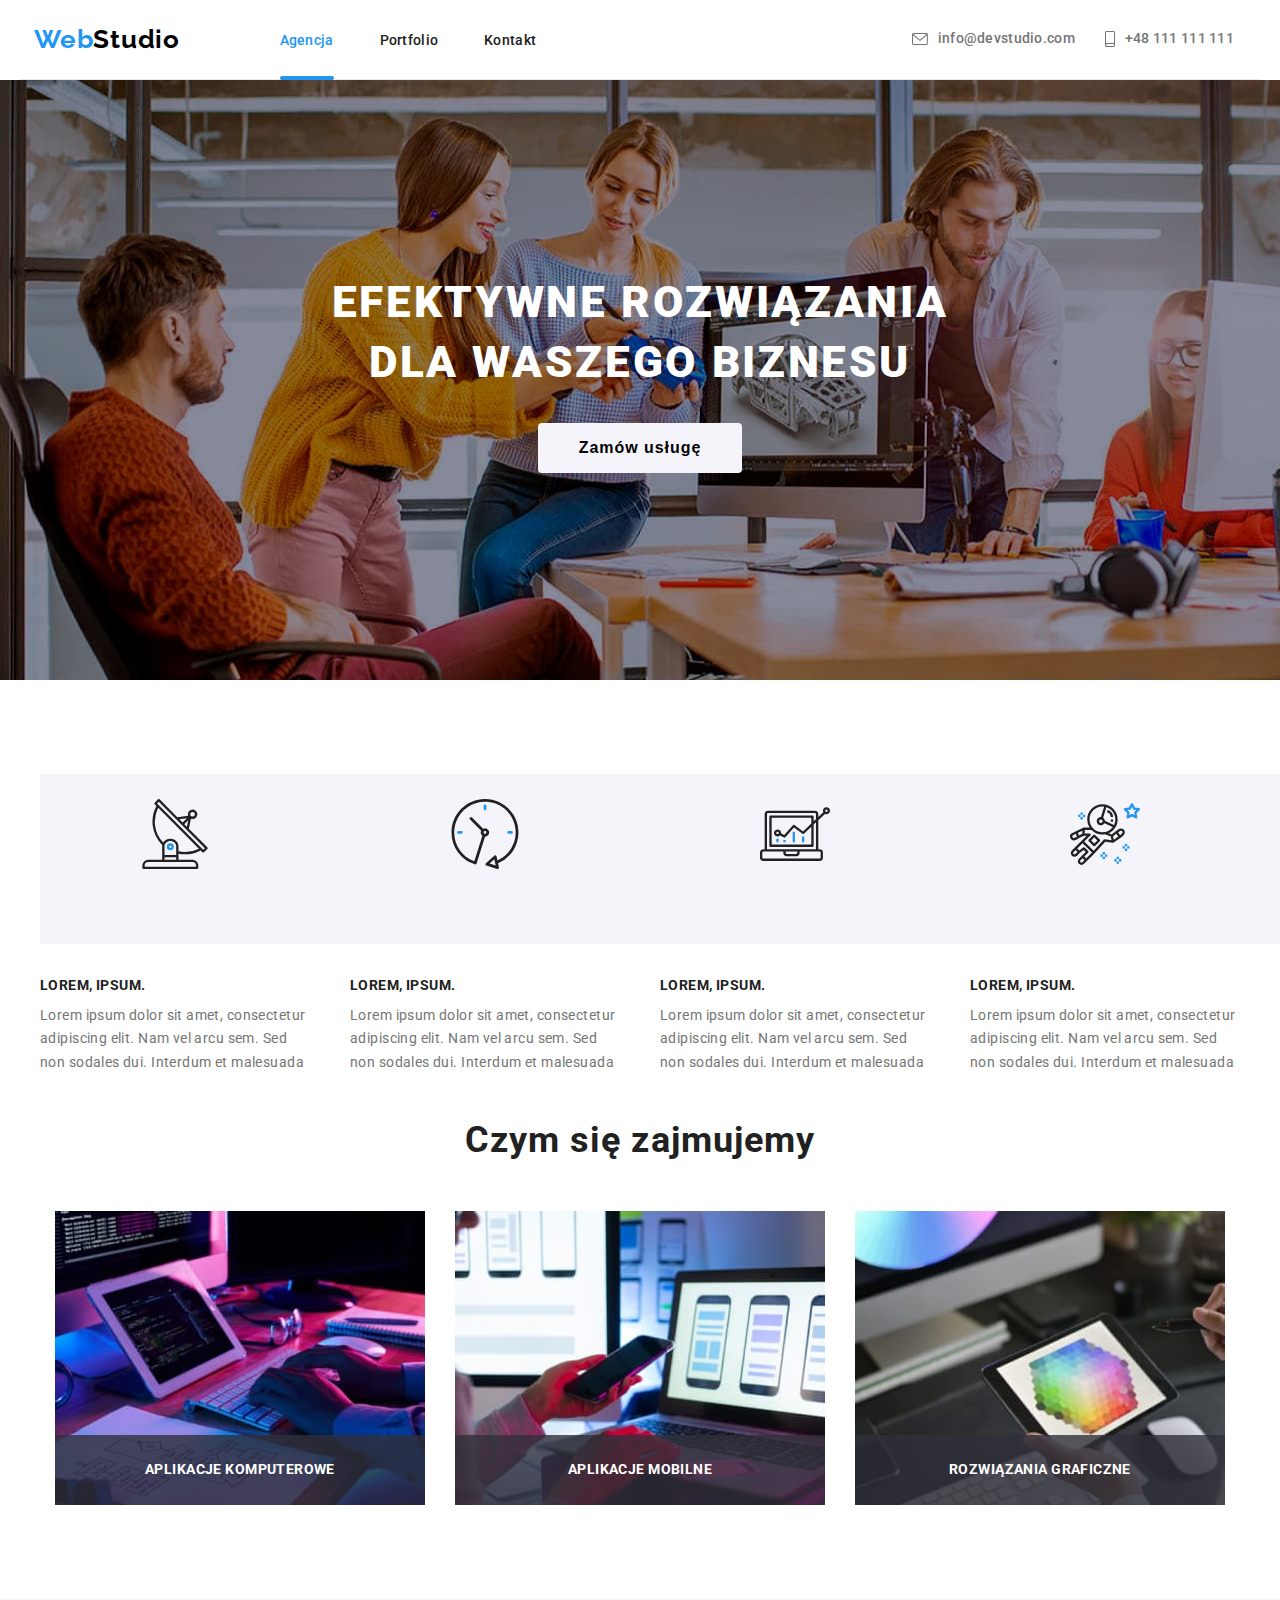
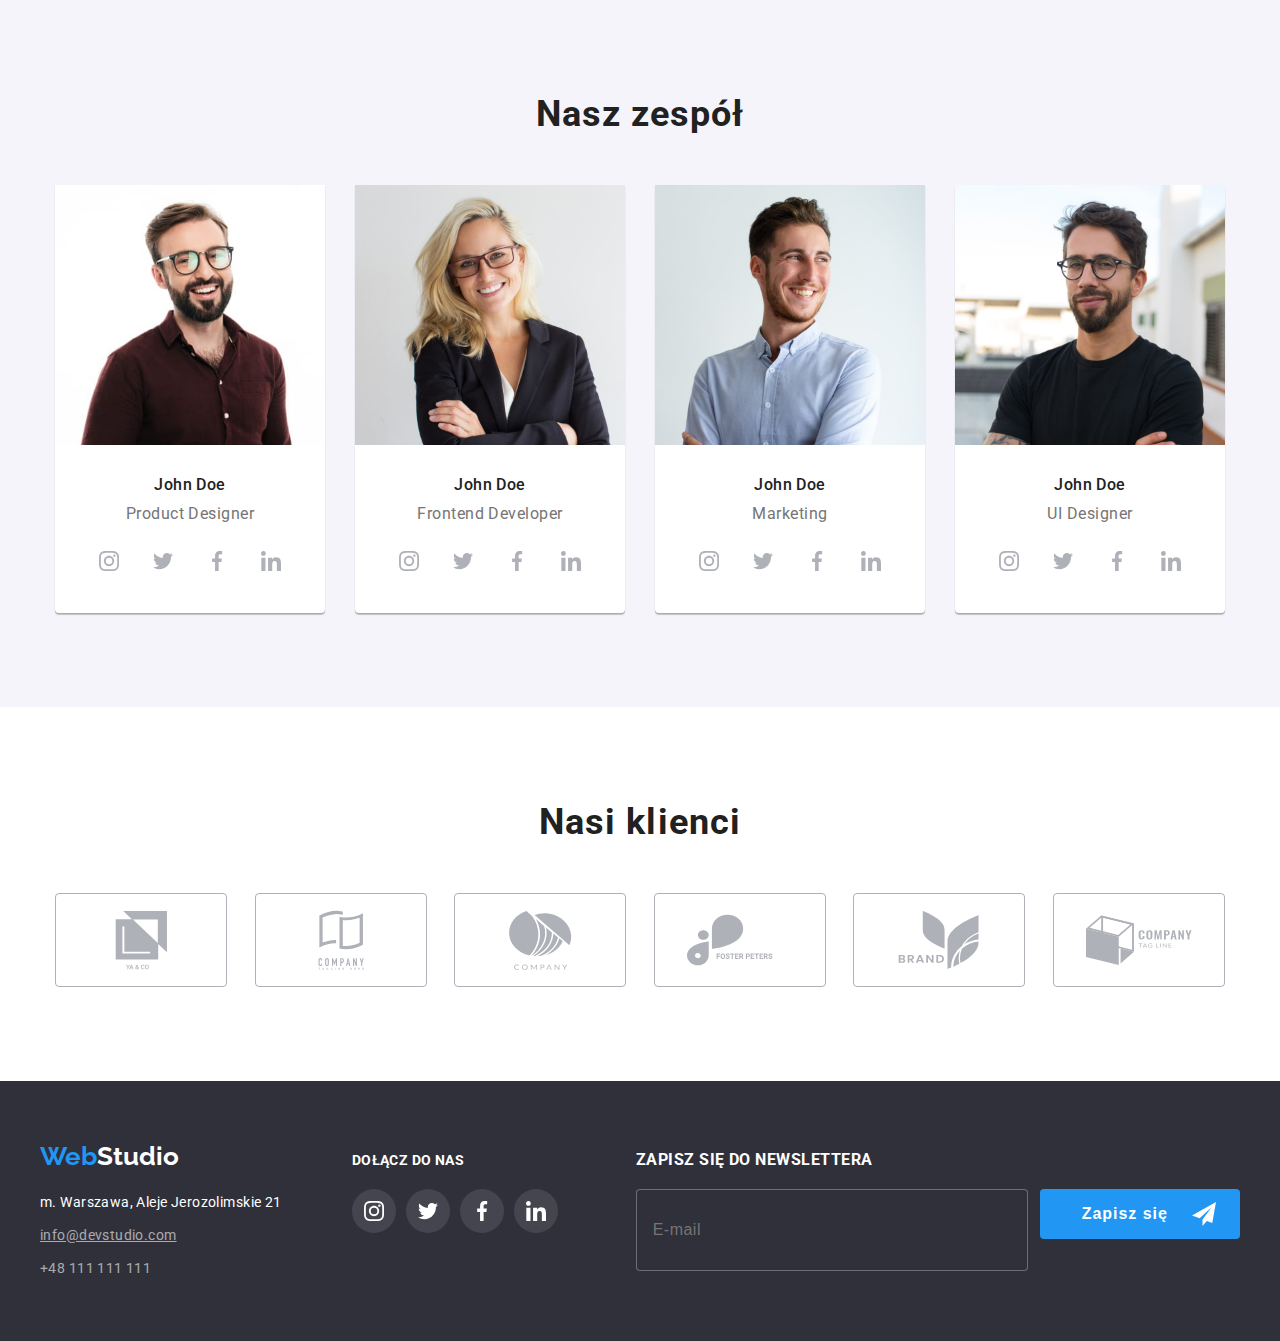
<file: index.html>
<!DOCTYPE html>
<html lang="pl">
  <head>
    <meta charset="UTF-8" />
    <meta http-equiv="X-UA-Compatible" content="IE=edge" />
    <meta name="viewport" content="width=device-width, initial-scale=1.0" />
    <link rel="preconnect" href="https://fonts.googleapis.com" />
    <link rel="preconnect" href="https://fonts.gstatic.com" crossorigin />
    <link
      href="https://fonts.googleapis.com/css2?family=Raleway&family=Roboto:wght@400;500;700;900&display=swap"
      rel="stylesheet"
    />
    <link
      rel="stylesheet"
      href="https://cdnjs.cloudflare.com/ajax/libs/modern-normalize/1.1.0/modern-normalize.min.css"
      integrity="sha512-wpPYUAdjBVSE4KJnH1VR1HeZfpl1ub8YT/NKx4PuQ5NmX2tKuGu6U/JRp5y+Y8XG2tV+wKQpNHVUX03MfMFn9Q=="
      crossorigin="anonymous"
      referrerpolicy="no-referrer"
    />
    <link rel="stylesheet" href="./css/styles.css" type="text/css" />
    <title>Studio</title>
  </head>
  <body>
    <header>
      <div class="link container">
        <div>
          <a class="logo-text-first" href="index.html"
            ><span class="accent">Web</span>Studio</a
          >
        </div>
        <nav>
          <ul class="go-links">
            <li><a class="go-link current" href="/index.html">Agencja</a></li>
            <li><a class="go-link" href="./portfolio.html">Portfolio</a></li>
            <li><a class="go-link" href="kontakt">Kontakt</a></li>
          </ul>
        </nav>
        <div class="contact-links">
          <a class="contact-link" href="mailto:info@devstudio.com">
            <svg class="contact-icon" width="16" height="12">
              <use href="./images/icons.svg#icon-envelope"></use>
            </svg>
            info@devstudio.com
          </a>
          <a class="contact-link" href="tel:+48111111111">
            <svg class="contact-icon" width="10" height="16">
              <use href="./images/icons.svg#icon-smartphone"></use>
            </svg>
            +48 111 111 111</a
          >
        </div>
      </div>
    </header>
    <main>
      <section class="hero">
        <div class="hero-headline container">
          <div class="head-btn">
            <h1 class="headline">
              Efektywne rozwiązania <br />dla waszego biznesu
            </h1>
            <div class="btn">
              <button class="btn-service" type="button" data-modal-open>
                Zamów usługę
              </button>
            </div>
          </div>
        </div>
      </section>
      <section>
        <div class="advantages container">
          <div class="info">
            <svg class="box-icon">
              <use
                href="./images/icons.svg#icon-antenna-1"
                width="70"
                height="70"
              ></use>
            </svg>
            <h4 class="text-title">Lorem, ipsum.</h4>
            <p class="text">
              Lorem ipsum dolor sit amet, consectetur adipiscing elit. Nam vel
              arcu sem. Sed non sodales dui. Interdum et malesuada
            </p>
          </div>
          <div class="info">
            <svg class="box-icon">
              <use
                href="./images/icons.svg#icon-clock-1"
                width="70"
                height="70"
              ></use>
            </svg>
            <h4 class="text-title">Lorem, ipsum.</h4>
            <p class="text">
              Lorem ipsum dolor sit amet, consectetur adipiscing elit. Nam vel
              arcu sem. Sed non sodales dui. Interdum et malesuada
            </p>
          </div>
          <div class="info">
            <svg class="box-icon">
              <use
                href="./images/icons.svg#icon-diagram-1"
                width="70"
                height="70"
              ></use>
            </svg>
            <h4 class="text-title">Lorem, ipsum.</h4>
            <p class="text">
              Lorem ipsum dolor sit amet, consectetur adipiscing elit. Nam vel
              arcu sem. Sed non sodales dui. Interdum et malesuada
            </p>
          </div>
          <div class="info">
            <svg class="box-icon">
              <use
                href="./images/icons.svg#icon-astronaut-1"
                width="70"
                height="70"
              ></use>
            </svg>
            <h4 class="text-title">Lorem, ipsum.</h4>
            <p class="text">
              Lorem ipsum dolor sit amet, consectetur adipiscing elit. Nam vel
              arcu sem. Sed non sodales dui. Interdum et malesuada
            </p>
          </div>
        </div>
      </section>
      <section>
        <div class="area-activity container">
          <h2 class="title">Czym się zajmujemy</h2>
          <div>
            <ul class="img-list">
              <li class="description-img">
                <img
                  src="images/box1.jpg"
                  alt="komputer na biurku"
                  width="370"
                  height="294"
                />
                <p class="label">Aplikacje komputerowe</p>
              </li>
              <li class="description-img">
                <img
                  src="images/box2.jpg"
                  alt="osoba przy komputerze trzyma telefon"
                  width="370"
                  height="294"
                />
                <p class="label">Aplikacje mobilne</p>
              </li>
              <li class="description-img">
                <img
                  src="images/box3.jpg"
                  alt="kolorowe zdjęcie na tablecie"
                  width="370"
                  height="294"
                />
                <p class="label">Rozwiązania graficzne</p>
              </li>
            </ul>
          </div>
        </div>
      </section>
      <section class="section-team">
        <div class="team container">
          <h2 class="title-2">Nasz zespół</h2>
          <div>
            <ul class="img-list">
              <li>
                <div class="card">
                  <img
                    src="images/img.jpg"
                    alt="uśmiechnięty mężczyzna"
                    width="270"
                    height="260"
                  />
                  <p class="surname">John Doe</p>
                  <p class="profession">Product Designer</p>
                  <ul class="icon-social">
                    <li>
                      <a href="#" class="social-link">
                        <svg width="20" height="20" class="social-icon">
                          <use href="./images/icons.svg#icon-instagram-2"></use>
                        </svg>
                      </a>
                    </li>
                    <li>
                      <a href="#" class="social-link">
                        <svg width="20" height="20" class="social-icon">
                          <use href="./images/icons.svg#icon-twitter-1"></use>
                        </svg>
                      </a>
                    </li>
                    <li>
                      <a href="#" class="social-link">
                        <svg width="20" height="20" class="social-icon">
                          <use href="./images/icons.svg#icon-facebook-1"></use>
                        </svg>
                      </a>
                    </li>
                    <li>
                      <a href="#" class="social-link">
                        <svg width="20" height="20" class="social-icon">
                          <use href="./images/icons.svg#icon-linkedin-1"></use>
                        </svg>
                      </a>
                    </li>
                  </ul>
                </div>
              </li>
              <li>
                <div class="card">
                  <img
                    src="images/img1.jpg"
                    alt="uśmiechnięta kobieta"
                    width="270"
                    height="260"
                  />
                  <p class="surname">John Doe</p>
                  <p class="profession">Frontend Developer</p>
                  <ul class="icon-social">
                    <li>
                      <a href="#" class="social-link">
                        <svg width="20" height="20" class="social-icon">
                          <use href="./images/icons.svg#icon-instagram-2"></use>
                        </svg>
                      </a>
                    </li>
                    <li>
                      <a href="#" class="social-link">
                        <svg width="20" height="20" class="social-icon">
                          <use href="./images/icons.svg#icon-twitter-1"></use>
                        </svg>
                      </a>
                    </li>
                    <li>
                      <a href="#" class="social-link">
                        <svg width="20" height="20" class="social-icon">
                          <use href="./images/icons.svg#icon-facebook-1"></use>
                        </svg>
                      </a>
                    </li>
                    <li>
                      <a href="#" class="social-link">
                        <svg width="20" height="20" class="social-icon">
                          <use href="./images/icons.svg#icon-linkedin-1"></use>
                        </svg>
                      </a>
                    </li>
                  </ul>
                </div>
              </li>
              <li>
                <div class="card">
                  <img
                    src="images/img2.jpg"
                    alt="uśmiechnięty mężczyzna"
                    width="270"
                    height="260"
                  />
                  <p class="surname">John Doe</p>
                  <p class="profession">Marketing</p>
                  <ul class="icon-social">
                    <li>
                      <a href="#" class="social-link">
                        <svg width="20" height="20" class="social-icon">
                          <use href="./images/icons.svg#icon-instagram-2"></use>
                        </svg>
                      </a>
                    </li>
                    <li>
                      <a href="#" class="social-link">
                        <svg width="20" height="20" class="social-icon">
                          <use href="./images/icons.svg#icon-twitter-1"></use>
                        </svg>
                      </a>
                    </li>
                    <li>
                      <a href="#" class="social-link">
                        <svg width="20" height="20" class="social-icon">
                          <use href="./images/icons.svg#icon-facebook-1"></use>
                        </svg>
                      </a>
                    </li>
                    <li>
                      <a href="#" class="social-link">
                        <svg width="20" height="20" class="social-icon">
                          <use href="./images/icons.svg#icon-linkedin-1"></use>
                        </svg>
                      </a>
                    </li>
                  </ul>
                </div>
              </li>
              <li>
                <div class="card">
                  <img
                    src="images/img3.jpg"
                    alt="uśmiechnięty mężczyzna"
                    width="270"
                    height="260"
                  />
                  <p class="surname">John Doe</p>
                  <p class="profession">UI Designer</p>
                  <ul class="icon-social">
                    <li>
                      <a href="#" class="social-link">
                        <svg width="20" height="20" class="social-icon">
                          <use href="./images/icons.svg#icon-instagram-2"></use>
                        </svg>
                      </a>
                    </li>
                    <li>
                      <a href="#" class="social-link">
                        <svg width="20" height="20" class="social-icon">
                          <use href="./images/icons.svg#icon-twitter-1"></use>
                        </svg>
                      </a>
                    </li>
                    <li>
                      <a href="#" class="social-link">
                        <svg width="20" height="20" class="social-icon">
                          <use href="./images/icons.svg#icon-facebook-1"></use>
                        </svg>
                      </a>
                    </li>
                    <li>
                      <a href="#" class="social-link">
                        <svg width="20" height="20" class="social-icon">
                          <use href="./images/icons.svg#icon-linkedin-1"></use>
                        </svg>
                      </a>
                    </li>
                  </ul>
                </div>
              </li>
            </ul>
          </div>
        </div>
      </section>
      <section>
        <div class="container">
          <h2 class="title-client">Nasi klienci</h2>
          <ul class="client-list">
            <li class="icon-client">
              <a href="#" class="link-client">
                <svg width="106" height="60" class="icon-logo">
                  <use href="./images/icons.svg#icon-group"></use>
                </svg>
              </a>
            </li>
            <li class="icon-client">
              <a href="#" class="link-client">
                <svg width="106" height="60" class="icon-logo">
                  <use href="./images/icons.svg#icon-group-1"></use>
                </svg>
              </a>
            </li>
            <li class="icon-client">
              <a href="#" class="link-client">
                <svg width="106" height="60" class="icon-logo">
                  <use href="./images/icons.svg#icon-group-2"></use>
                </svg>
              </a>
            </li>
            <li class="icon-client">
              <a href="#" class="link-client">
                <svg width="106" height="60" class="icon-logo">
                  <use href="./images/icons.svg#icon-group-3"></use>
                </svg>
              </a>
            </li>
            <li class="icon-client">
              <a href="#" class="link-client">
                <svg width="106" height="60" class="icon-logo">
                  <use href="./images/icons.svg#icon-group-4"></use>
                </svg>
              </a>
            </li>
            <li class="icon-client">
              <a href="#" class="link-client">
                <svg width="106" height="60" class="icon-logo">
                  <use href="./images/icons.svg#icon-group-5"></use>
                </svg>
              </a>
            </li>
          </ul>
        </div>
      </section>
    </main>
    <footer class="foot-contain">
      <div class="foot-link container">
        <div>
          <a class="logo-text-bottom" href="index.html"
            ><span class="accent">Web</span>Studio</a
          >
          <address>
            <ul>
              <li class="link-contact">
                <a
                  class="contact-link-map"
                  href="https://goo.gl/maps/Ce6FS1gqBkde4C7V9"
                  rel="nofollow"
                  target="_blank"
                  >m. Warszawa, Aleje Jerozolimskie 21</a
                >
              </li>
              <li class="email-contact">
                <a class="contact-email" href="info@devstudio.com"
                  >info@devstudio.com</a
                >
              </li>
              <li>
                <a class="contact-nr" href="tel:48111111111">+48 111 111 111</a>
              </li>
            </ul>
          </address>
        </div>
        <div class="icon-social-footer">
          <p class="title-icon-footer">Dołącz do nas</p>
          <ul class="list-icon-footer">
            <li class="box-icon-foot">
              <a href="#" class="social-link-footer"
                ><svg width="20" height="20" class="foot-icon">
                  <use href="./images/icons.svg#icon-instagram-2"></use>
                </svg>
              </a>
            </li>
            <li class="box-icon-foot">
              <a href="#" class="social-link-footer"
                ><svg width="20" height="20" class="foot-icon">
                  <use href="./images/icons.svg#icon-twitter-1"></use>
                </svg>
              </a>
            </li>
            <li class="box-icon-foot">
              <a href="#" class="social-link-footer"
                ><svg width="20" height="20" class="foot-icon">
                  <use href="./images/icons.svg#icon-facebook-1"></use>
                </svg>
              </a>
            </li>
            <li class="box-icon-foot">
              <a href="#" class="social-link-footer"
                ><svg width="20" height="20" class="foot-icon">
                  <use href="./images/icons.svg#icon-linkedin-1"></use>
                </svg>
              </a>
            </li>
          </ul>
        </div>
        <div class="form">
          <form>
            <label>
              <p class="form-foot-text">Zapisz się do newslettera</p>
              <div class="form-footer">
                <input
                  type="email"
                  name="join-to-newsletter"
                  placeholder="E-mail"
                  class="email-form-footer"
                />
                <button class="btn-form-foot" type="submit">
                  Zapisz się<svg
                    width="24"
                    height="24"
                    class="icon-form-footer"
                  >
                    <use href="./images/icons.svg#icon-icon-send"></use>
                  </svg>
                </button>
              </div>
            </label>
          </form>
        </div>
      </div>
    </footer>
    <div class="backdrop is-hidden" data-modal>
      <div class="modal">
        <button type="button" class="close-btn" data-modal-close>
          <svg width="18" height="18">
            <use href="./images/icons.svg#icon-close-button"></use>
          </svg>
        </button>

        <form name="signup_form" autocomplete="on" novalidate>
          <p class="modal-title">Zostaw swoje dane w formularzu poniżej</p>
          <label class="mod-label">
            <p class="label-name">Imie</p>
            <div class="input-wrapper">
              <input class="input-box" type="text" name="username" />
              <svg width="18" height="18" class="icon-input">
                <use href="./images/icons.svg#icon-person-black"></use>
              </svg>
            </div>
          </label>
          <label class="mod-label">
            <p class="label-name">Telefon</p>
            <div class="input-wrapper">
              <input class="input-box" type="tel" name="phone" />
              <svg width="18" height="18" class="icon-input">
                <use href="./images/icons.svg#icon-phone-black"></use>
              </svg>
            </div>
          </label>
          <label class="mod-label">
            <p class="label-name">Email</p>
            <div class="input-wrapper">
              <input class="input-box" type="email" name="email" />
              <svg width="18" height="18" class="icon-input">
                <use href="./images/icons.svg#icon-email-black"></use>
              </svg>
            </div>
          </label>
          <label class="mod-label">
            <p class="label-name">Komentarz</p>
            <textarea
              name="feedback"
              rows="5"
              placeholder="Wprowadź tekst"
              class="text-textarea"
            ></textarea>
          </label>
          <div class="form_rules">
            <input class="checkbox_hide" type="checkbox" id="myCheckbox" />
            <label class="check_box" for="myCheckbox"> </label>
            <p class="rules_form">
              Oświadczam iż akceptuję
              <a href="#" class="link_modal">Regulamin</a> i
              <a href="#" class="link_modal">Politykę Prywatności.</a>
            </p>
          </div>
          <button class="btn_form" type="submit">Wyślij</button>
        </form>
      </div>
    </div>
    <script src="./js/modal.js"></script>
  </body>
</html>
</file>
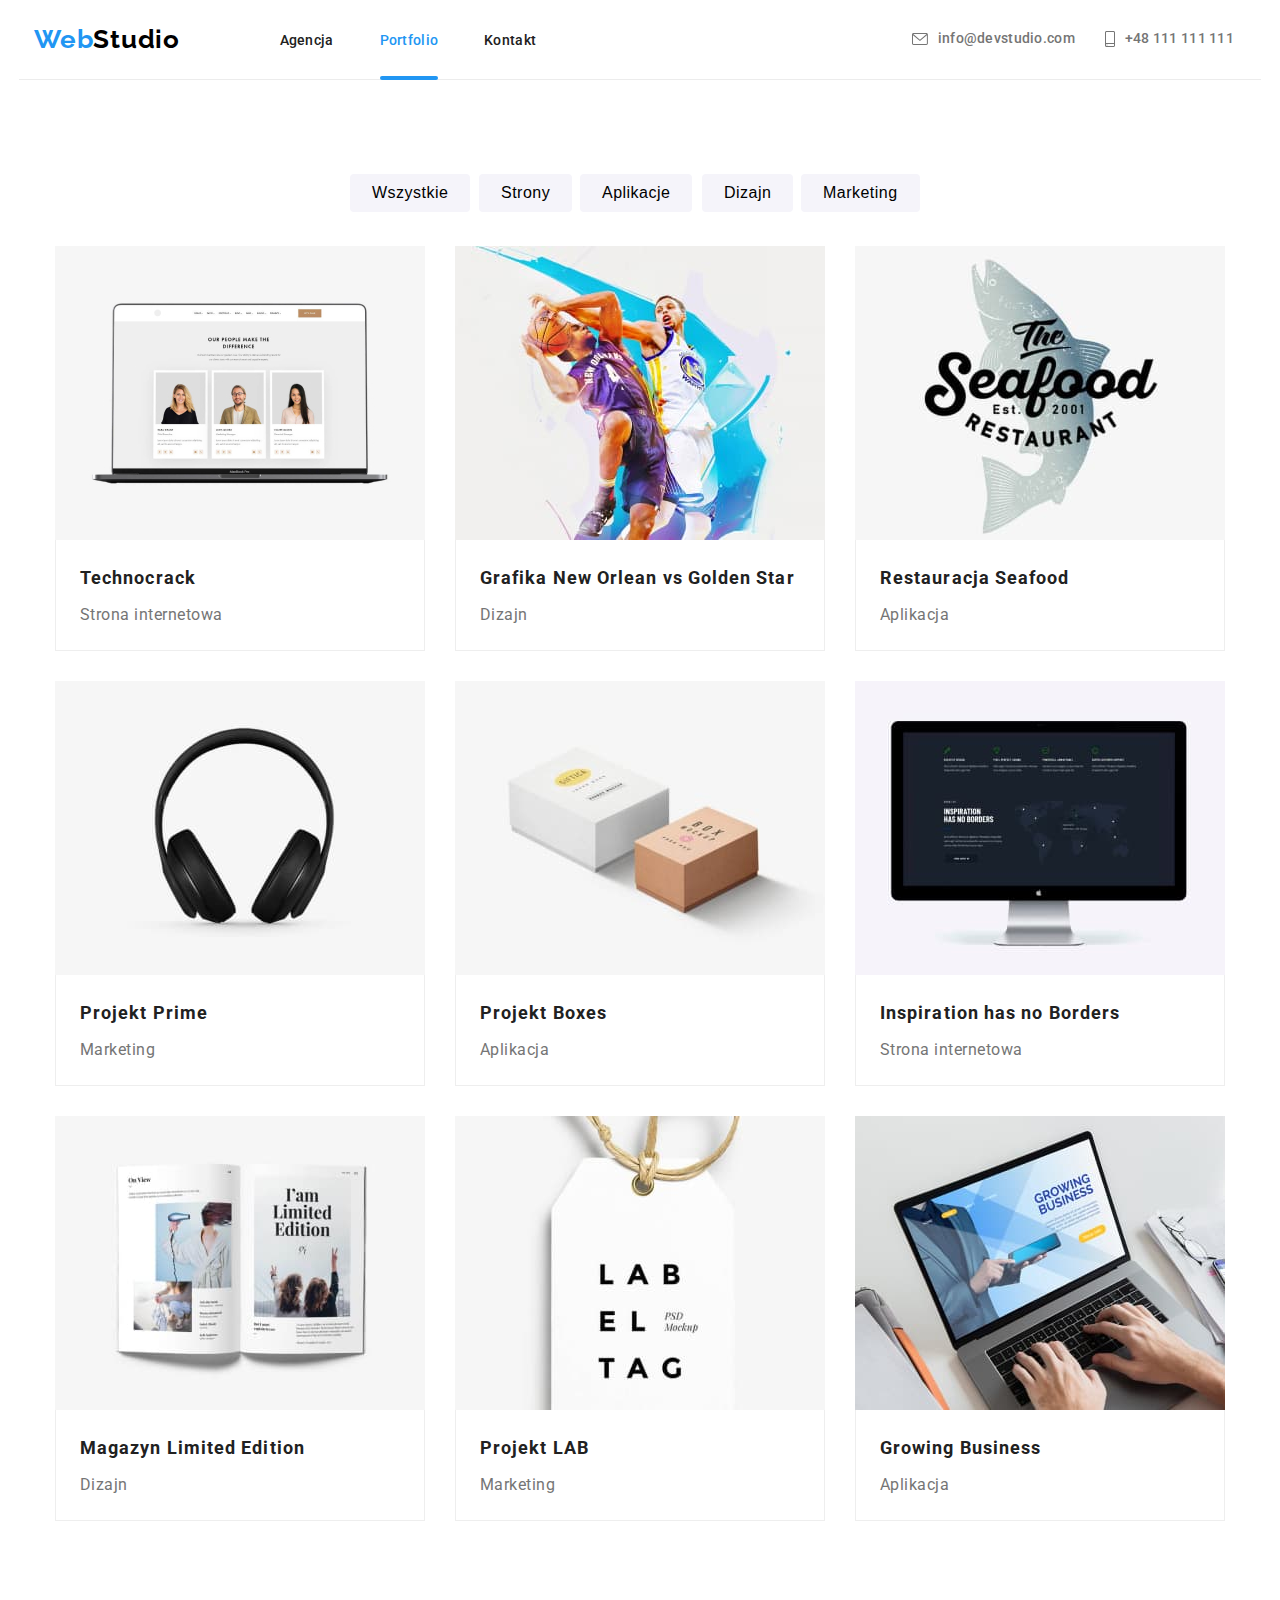
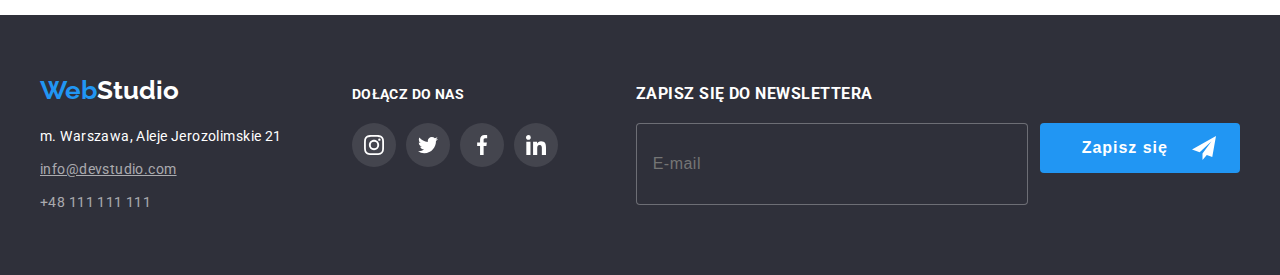
<file: portfolio.html>
<!DOCTYPE html>
<html lang="pl">
  <head>
    <meta charset="UTF-8" />
    <meta http-equiv="X-UA-Compatible" content="IE=edge" />
    <meta name="viewport" content="width=device-width, initial-scale=1.0" />
    <link rel="preconnect" href="https://fonts.googleapis.com" />
    <link rel="preconnect" href="https://fonts.gstatic.com" crossorigin />
    <link
      href="https://fonts.googleapis.com/css2?family=Raleway&family=Roboto:wght@400;500;700;900&display=swap"
      rel="stylesheet"
    />
    <link
      rel="stylesheet"
      href="https://cdnjs.cloudflare.com/ajax/libs/modern-normalize/1.1.0/modern-normalize.min.css"
      integrity="sha512-wpPYUAdjBVSE4KJnH1VR1HeZfpl1ub8YT/NKx4PuQ5NmX2tKuGu6U/JRp5y+Y8XG2tV+wKQpNHVUX03MfMFn9Q=="
      crossorigin="anonymous"
      referrerpolicy="no-referrer"
    />

    <link rel="stylesheet" href="./css/styles.css" type="text/css" />
    <title>Portfolio</title>
  </head>
  <body>
    <header>
      <div class="link container">
        <div>
          <a class="logo-text-first" href="index.html"
            ><span class="accent">Web</span>Studio</a
          >
        </div>
        <nav>
          <ul class="go-links">
            <li><a class="go-link" href="index.html">Agencja</a></li>
            <li>
              <a class="go-link current" href="./portfolio.html">Portfolio</a>
            </li>
            <li><a class="go-link" href="kontakt">Kontakt</a></li>
          </ul>
        </nav>
        <div class="contact-links">
          <a class="contact-link" href="mailto:info@devstudio.com">
            <svg class="contact-icon" width="16" height="12">
              <use href="./images/icons.svg#icon-envelope"></use>
            </svg>
            info@devstudio.com
          </a>
          <a class="contact-link" href="tel:+48111111111">
            <svg class="contact-icon" width="10" height="16">
              <use href="./images/icons.svg#icon-smartphone"></use>
            </svg>
            +48 111 111 111</a
          >
        </div>
      </div>
    </header>

    <main>
      <div class="projects container">
        <div>
          <ul class="switch-elements">
            <li>
              <button class="switch-element" type="button">Wszystkie</button>
            </li>
            <li>
              <button class="switch-element" type="button">Strony</button>
            </li>
            <li>
              <button class="switch-element" type="button">Aplikacje</button>
            </li>
            <li>
              <button class="switch-element" type="button">Dizajn</button>
            </li>
            <li>
              <button class="switch-element" type="button">Marketing</button>
            </li>
          </ul>
        </div>

        <div>
          <ul class="card-set">
            <li>
              <div class="card-img">
                <img src="images/hw2/img.jpg" alt="" width="370" height="294" />
                <p class="overlay">
                  Technocrack jest popularną platformą wykorzystywaną do
                  rozpowszechniania koronawirusa. Firmy wykorzystują tę
                  platformę do celów szpiegowskich i ataków na niezabezpieczone
                  serwery konkurencji
                </p>
              </div>
              <div class="bottom-card">
                <p class="name-project">Technocrack</p>
                <p class="type-of-project">Strona internetowa</p>
              </div>
            </li>
            <li>
              <div class="card-img">
                <img
                  src="images/hw2/img1.jpg"
                  alt=""
                  width="370"
                  height="294"
                />
                <p class="overlay">
                  Technocrack jest popularną platformą wykorzystywaną do
                  rozpowszechniania koronawirusa. Firmy wykorzystują tę
                  platformę do celów szpiegowskich i ataków na niezabezpieczone
                  serwery konkurencji
                </p>
              </div>
              <div class="bottom-card">
                <p class="name-project">Grafika New Orlean vs Golden Star</p>
                <p class="type-of-project">Dizajn</p>
              </div>
            </li>
            <li>
              <div class="card-img">
                <img
                  src="images/hw2/img2.jpg"
                  alt=""
                  width="370"
                  height="294"
                />
                <p class="overlay">
                  Technocrack jest popularną platformą wykorzystywaną do
                  rozpowszechniania koronawirusa. Firmy wykorzystują tę
                  platformę do celów szpiegowskich i ataków na niezabezpieczone
                  serwery konkurencji
                </p>
              </div>
              <div class="bottom-card">
                <p class="name-project">Restauracja Seafood</p>
                <p class="type-of-project">Aplikacja</p>
              </div>
            </li>
            <li>
              <div class="card-img">
                <img
                  src="images/hw2/img3.jpg"
                  alt=""
                  width="370"
                  height="294"
                />
                <p class="overlay">
                  Technocrack jest popularną platformą wykorzystywaną do
                  rozpowszechniania koronawirusa. Firmy wykorzystują tę
                  platformę do celów szpiegowskich i ataków na niezabezpieczone
                  serwery konkurencji
                </p>
              </div>
              <div class="bottom-card">
                <p class="name-project">Projekt Prime</p>
                <p class="type-of-project">Marketing</p>
              </div>
            </li>
            <li>
              <div class="card-img">
                <img
                  src="images/hw2/img4.jpg"
                  alt=""
                  width="370"
                  height="294"
                />
                <p class="overlay">
                  Technocrack jest popularną platformą wykorzystywaną do
                  rozpowszechniania koronawirusa. Firmy wykorzystują tę
                  platformę do celów szpiegowskich i ataków na niezabezpieczone
                  serwery konkurencji
                </p>
              </div>
              <div class="bottom-card">
                <p class="name-project">Projekt Boxes</p>
                <p class="type-of-project">Aplikacja</p>
              </div>
            </li>
            <li>
              <div class="card-img">
                <img
                  src="images/hw2/img5.jpg"
                  alt=""
                  width="370"
                  height="294"
                />
                <p class="overlay">
                  Technocrack jest popularną platformą wykorzystywaną do
                  rozpowszechniania koronawirusa. Firmy wykorzystują tę
                  platformę do celów szpiegowskich i ataków na niezabezpieczone
                  serwery konkurencji
                </p>
              </div>
              <div class="bottom-card">
                <p class="name-project">Inspiration has no Borders</p>
                <p class="type-of-project">Strona internetowa</p>
              </div>
            </li>
            <li>
              <div class="card-img">
                <img
                  src="images/hw2/img6.jpg"
                  alt=""
                  width="370"
                  height="294"
                />
                <p class="overlay">
                  Technocrack jest popularną platformą wykorzystywaną do
                  rozpowszechniania koronawirusa. Firmy wykorzystują tę
                  platformę do celów szpiegowskich i ataków na niezabezpieczone
                  serwery konkurencji
                </p>
              </div>
              <div class="bottom-card">
                <p class="name-project">Magazyn Limited Edition</p>
                <p class="type-of-project">Dizajn</p>
              </div>
            </li>
            <li>
              <div class="card-img">
                <img
                  src="images/hw2/img7.jpg"
                  alt=""
                  width="370"
                  height="294"
                />
                <p class="overlay">
                  Technocrack jest popularną platformą wykorzystywaną do
                  rozpowszechniania koronawirusa. Firmy wykorzystują tę
                  platformę do celów szpiegowskich i ataków na niezabezpieczone
                  serwery konkurencji
                </p>
              </div>
              <div class="bottom-card">
                <p class="name-project">Projekt LAB</p>
                <p class="type-of-project">Marketing</p>
              </div>
            </li>
            <li>
              <div class="card-img">
                <img
                  src="images/hw2/img8.jpg"
                  alt=""
                  width="370"
                  height="294"
                />
                <p class="overlay">
                  Technocrack jest popularną platformą wykorzystywaną do
                  rozpowszechniania koronawirusa. Firmy wykorzystują tę
                  platformę do celów szpiegowskich i ataków na niezabezpieczone
                  serwery konkurencji
                </p>
              </div>
              <div class="bottom-card">
                <p class="name-project">Growing Business</p>
                <p class="type-of-project">Aplikacja</p>
              </div>
            </li>
          </ul>
        </div>
      </div>
    </main>
    <footer class="foot-contain">
      <div class="foot-link container">
        <div>
          <a class="logo-text-bottom" href="index.html"
            ><span class="accent">Web</span>Studio</a
          >
          <address>
            <ul>
              <li class="link-contact">
                <a
                  class="contact-link-map"
                  href="https://goo.gl/maps/Ce6FS1gqBkde4C7V9"
                  rel="nofollow"
                  target="_blank"
                  >m. Warszawa, Aleje Jerozolimskie 21</a
                >
              </li>
              <li class="email-contact">
                <a class="contact-email" href="info@devstudio.com"
                  >info@devstudio.com</a
                >
              </li>
              <li>
                <a class="contact-nr" href="tel:48111111111">+48 111 111 111</a>
              </li>
            </ul>
          </address>
        </div>
        <div class="icon-social-footer">
          <p class="title-icon-footer">Dołącz do nas</p>
          <ul class="list-icon-footer">
            <li class="box-icon-foot">
              <a href="#" class="social-link-footer"
                ><svg width="20" height="20" class="foot-icon">
                  <use href="./images/icons.svg#icon-instagram-2"></use>
                </svg>
              </a>
            </li>
            <li class="box-icon-foot">
              <a href="#" class="social-link-footer"
                ><svg width="20" height="20" class="foot-icon">
                  <use href="./images/icons.svg#icon-twitter-1"></use>
                </svg>
              </a>
            </li>
            <li class="box-icon-foot">
              <a href="#" class="social-link-footer"
                ><svg width="20" height="20" class="foot-icon">
                  <use href="./images/icons.svg#icon-facebook-1"></use>
                </svg>
              </a>
            </li>
            <li class="box-icon-foot">
              <a href="#" class="social-link-footer"
                ><svg width="20" height="20" class="foot-icon">
                  <use href="./images/icons.svg#icon-linkedin-1"></use>
                </svg>
              </a>
            </li>
          </ul>
        </div>
        <div class="form">
          <form>
            <label>
              <p class="form-foot-text">Zapisz się do newslettera</p>
              <div class="form-footer">
                <input
                  type="email"
                  name="join-to-newsletter"
                  placeholder="E-mail"
                  class="email-form-footer"
                />
                <button class="btn-form-foot" type="submit">
                  Zapisz się<svg
                    width="24"
                    height="24"
                    class="icon-form-footer"
                  >
                    <use href="./images/icons.svg#icon-icon-send"></use>
                  </svg>
                </button>
              </div>
            </label>
          </form>
        </div>
      </div>
    </footer>
  </body>
</html>
</file>
<file: css/styles.css>
* {
  margin: 0;
  padding: 0;
}
body {
  font-family: "Roboto", sans-serif;
  color: #212121;
}
.container {
  width: 1200px;
  margin: 0 auto;
}
a {
  text-decoration: none;
}
:root {
  --background-color: #2f303a;
  --color-text: #757575;
  --Selection-color: #2196f3;
  --cubic-bezier: cubic-bezier(0.4, 0, 0.2, 1);
  --text-color-form: rgba(255, 255, 255, 0.6);
  --border-input: rgba(33, 33, 33, 0.2);
  --text-button: #ffffff;
}

/* ######### ######## ###### header ###### ######## ######### */
.link {
  display: flex;
  justify-content: space-between;
  align-items: center;
  border-bottom: 1px solid #ececec;
  padding: 24px 27px 24px 15px;
}
.go-links {
  display: flex;
  list-style: none;
  padding: 0;
  margin-top: 0;
  margin-bottom: 0;
}

.go-links li:last-child {
  margin-left: 46px;
}
.go-links li:nth-child(2) {
  margin-left: 46px;
}

.contact-links {
  display: flex;
}
.contact-link:last-child {
  margin-left: 30px;
}
.contact-link:first-child {
  margin-left: 276px;
}

.logo-text-first {
  font-family: "Raleway";
  color: #000000;
  font-weight: 700;
  font-size: 26px;
  line-height: 1.19;
  letter-spacing: 0.03em;
  width: 145px;
}

.accent {
  color: var(--Selection-color);
}
.go-link {
  font-size: 14px;
  font-weight: 500;
  line-height: 1.14;
  letter-spacing: 0.02em;
  color: #212121;
  padding: 32px 0;
  transition: color 250ms var(--cubic-bezier);
}
.go-link:hover,
.go-link:focus {
  color: var(--Selection-color);
}

.contact-link {
  color: var(--color-text);
  font-weight: 500;
  font-size: 14px;
  line-height: 1.14;
  letter-spacing: 0.02em;
}

.contact-links {
  display: flex;
  align-items: center;
}
.contact-link {
  display: flex;
  align-items: center;
  justify-content: center;
  transition: color 250ms var(--cubic-bezier);
}

.contact-link:hover,
.contact-link:focus {
  color: var(--Selection-color);
}
.contact-link:hover .contact-icon,
.contact-link:focus .contact-icon {
  fill: var(--Selection-color);
}
.contact-icon {
  margin-right: 10px;
  fill: #757575;
  transition: fill 250ms var(--cubic-bezier);
}
/* pages current*/
.current {
  position: relative;
  color: var(--Selection-color);
}
.current::after {
  position: absolute;
  display: block;
  content: "";
  border-radius: 2px;
  background: var(--Selection-color);

  width: 100%;
  height: 4px;
  bottom: 0;
}
/* ^^^^^^^^^^^^^^^^^^^^^ header ^^^^^^^^^^^^^^^^^^^^^*/

/* ######### ######## ###### main ###### ######## ######### */
.hero {
  max-width: 1600px;
  margin: 0 auto;
  background-image: url("../images/img10.jpg");
  background-size: cover;
  background-color: var(--background-color);
}
.hero-headline {
  padding-top: 94px;
  padding-bottom: 94px;
}

.head-btn {
  display: flex;
  text-align: center;
  flex-direction: column;
  align-items: center;
}

.headline {
  color: var(--text-button);
  font-weight: 900;
  font-size: 44px;
  line-height: 1.36;
  text-transform: uppercase;
  padding-top: 99px;
  margin-top: 0;
  margin-bottom: 30px;
  letter-spacing: 0.06em;
  width: 696px;
}

.btn-service {
  background: #f5f4fa;
  border-radius: 4px;
  border: none;
  font-weight: 700;
  font-size: 16px;
  line-height: 1.88;
  letter-spacing: 0.06em;
  cursor: pointer;
  padding: 10px 41px 10px 41px;
  transition: color 250ms var(--cubic-bezier),
    background-color 250ms var(--cubic-bezier);
}
.btn {
  padding-bottom: 113px;
}
.btn-service:hover,
.btn-service:focus {
  background-color: var(--Selection-color);
  color: #ffffff;
}
/* ######## ######## section 2class="info" ######## ######## */

.advantages {
  display: flex;
  max-width: 1170;

  margin: 0 auto;
  padding: 0 15px;
  justify-content: space-between;
  padding-top: 94px;
}
.box-icon {
  width: 270px;
  height: 120px;
  padding: 25px 100px 25px 100px;
  margin-bottom: 30px;
  background-color: #f5f4fa;
}

.info h4 {
  margin: 0;
  padding-bottom: 10px;
}
.info {
  max-width: 270px;
  margin: 0;
  height: 251px;
}

.text-title {
  font-weight: 700;
  font-size: 14px;
  line-height: 1.14;
  letter-spacing: 0.03em;
  text-transform: uppercase;
}
.text {
  font-size: 14px;
  line-height: 1.7;
  letter-spacing: 0.03em;
  color: var(--color-text);
  margin: 0;
}
/* ######## ######## section 3 title ######## ######## */
.area-activity {
  padding-bottom: 94px;
  padding-top: 94px;
}
.img-list {
  display: flex;
  list-style: none;
  padding-left: 15px;
  padding-right: 15px;
  justify-content: space-between;
  margin: 0;
}

.title {
  font-weight: 700;
  font-size: 36px;
  line-height: 1.17;
  text-align: center;
  letter-spacing: 0.03em;
  margin-top: 0;
  margin-bottom: 50px;
}
/* ######## etykiety na zdjeciach sekcja 3 title ##########*/
.description-img {
  position: relative;
}
.label {
  position: absolute;
  bottom: 0;
  width: 100%;
  margin: 0;
  font-weight: 700;
  font-size: 14px;
  line-height: 1.14;
  text-align: center;
  letter-spacing: 0.03em;
  text-transform: uppercase;
  color: #ffffff;
  background: rgba(47, 48, 58, 0.8);
  padding: 27px 0px;
  z-index: 1;
  display: flex;
  align-items: center;
  justify-content: center;
}

/* ######## ######## section 4 title-card ######## ######## */
.section-team {
  background-color: #f5f4fa;
}
.team {
  padding-bottom: 94px;
  padding-top: 94px;
}

.title-2 {
  font-weight: 700;
  font-size: 36px;
  line-height: 1.17;
  text-align: center;
  letter-spacing: 0.03em;
  margin-top: 0;
  margin-bottom: 50px;
}
.surname {
  font-weight: 500;
  font-size: 16px;
  line-height: 1.19;
  letter-spacing: 0.03em;
  justify-items: center;
  text-align: center;
  margin-top: 30px;
  margin-bottom: 10px;
}
.profession {
  font-size: 16px;
  line-height: 1.19;
  letter-spacing: 0.03em;
  color: var(--color-text);
  text-align: center;
  margin-top: 10px;
  margin-bottom: 16px;
}
.card {
  background-color: #ffffff;
  border-radius: 0px 0px 4px 4px;
  margin: 0;
  width: 270px;
  box-shadow: 0 2px 1px 0 rgba(0, 0, 0, 0.2), 0 1px 1px 0 rgba(0, 0, 0, 0.14);
}

/*social-icon*/
ul {
  list-style: none;
}
.icon-social {
  display: flex;
  gap: 10px;
  align-items: center;
  justify-content: center;
  padding: 0 32px 30px 32px;
}

.social-link {
  display: flex;
  justify-content: center;
  align-items: center;
  width: 44px;
  height: 44px;
  border-radius: 50%;
  transition: background-color 250ms var(--cubic-bezier);
}

.social-icon {
  fill: #afb1b8;
  transition: fill 250ms var(--cubic-bezier);
}
.social-link:hover .social-icon,
.social-link:focus .social-icon {
  fill: #ffffff;
}

.social-link:hover,
.social-link:focus {
  background: var(--Selection-color);
}

/* ######### ######## ###### section icon client ###### ######## ######### */
.title-client {
  font-weight: 700;
  font-size: 36px;
  line-height: 1.17;
  letter-spacing: 0.03em;
  text-align: center;
  margin: 0 auto;
  padding-top: 94px;
}
.client-list {
  display: flex;
  list-style: none;
  margin: 50px 0 0 0;
  padding: 0 15px 94px 15px;
  justify-content: space-between;
}
.icon-client {
  width: 170px;
  height: 92px;
  border: 1px solid #afb1b8;
  border-radius: 4px;
  transition: border-color 250ms var(--cubic-bezier);
}
.icon-logo {
  fill: #afb1b8;
  transition: fill 250ms var(--cubic-bezier);
}
.icon-client:hover,
.icon-client:hover .icon-logo {
  border-color: var(--Selection-color);
  fill: var(--Selection-color);
}

.icon-logo {
  margin: 16px 32px 16px 32px;
}
/* ######### ######## ###### portfolio ###### ######## ######### */
.projects {
  padding-top: 94px;
  padding-bottom: 94px;
}
.switch-elements {
  display: flex;
  list-style: none;
  margin: 0;

  padding-left: 310px;
  padding-right: 318px;
  justify-content: space-between;
}
.switch-elements li:first-child {
  width: 121px;
}
.switch-elements li:last-child {
  width: 121px;
}
.switch-elements li:nth-child(2) {
  width: 93px;
}
.switch-elements li:nth-child(3n) {
  width: 114px;
}
.switch-elements li:nth-last-child(2) {
  width: 91px;
}
.switch-element {
  border-radius: 4px;
  background: #f5f4fa;
  border-radius: 4px;
  border: none;
  padding: 6px 22px 6px 22px;
  cursor: pointer;
  font-weight: 500;
  font-size: 16px;
  line-height: 1.63;
  letter-spacing: 0.03em;
  transition: color 250ms var(--cubic-bezier),
    background-color 250ms var(--cubic-bezier),
    border-color 250ms var(--cubic-bezier), box-shadow 250ms var(--cubic-bezier);
}

.switch-element:hover,
.switch-element:focus {
  color: #ffffff;
  background-color: var(--Selection-color);
  border-color: var(--Selection-color);
  box-shadow: 0 2px 2px 0 rgba(0, 0, 0, 0.12), 0 1px 2px 0 rgba(0, 0, 0, 0.08);
}
.card-set {
  display: flex;
  flex-wrap: wrap;
  list-style: none;
  gap: 30px;
  padding-left: 15px;
  padding-right: 15px;
  margin-top: 34px;
  margin-bottom: 0px;
}
.card-set > li {
  transition: box-shadow 250ms var(--cubic-bezier);
}
.card-set > li:hover {
  box-shadow: 1px 4px 6px 0px rgba(0, 0, 0, 0.16),
    0 4px 4px 0 rgba(0, 0, 0, 0.06);
}
img {
  display: block;
  max-width: 100%;
}

.bottom-card {
  border: 1px solid #eeeeee;
  border-top: none;
  padding: 20px 24px 20px 24px;
}
.name-project {
  font-weight: 700;
  font-size: 18px;
  line-height: 2;
  letter-spacing: 0.06em;
  margin: 0;
}
.type-of-project {
  font-size: 16px;
  line-height: 1.88;
  letter-spacing: 0.03em;
  color: var(--color-text);
  margin-top: 4px;
  margin-bottom: 0;
}
/* ######### overlay card portfolio ##########*/
.card-img {
  position: relative;
  overflow: hidden;
  margin: 0 auto;
}
.overlay {
  position: absolute;
  bottom: 0;
  margin: 0;
  width: 100%;
  color: #ffffff;
  font-size: 18px;
  line-height: 1.56;
  letter-spacing: 0.03em;
  padding: 49px 45px 49px 24px;
  background-color: rgba(33, 150, 243, 0.9);
  overflow: hidden;
  transform: translatey(100%);
  transition: transform 250ms ease-in-out;
}
li:hover .overlay {
  transform: translatey(0);
}

/* ######### ######## ###### footer ###### ######## ######### */
footer {
  background-color: var(--background-color);
}
.foot-link {
  display: flex;
  padding-left: 15px;
  padding-right: 15px;
  align-items: baseline;
}
.foot-contain {
  padding: 60px 0;
}
address > ul {
  list-style: none;
  margin: 0;
  padding: 0;
}
.contact-link-map {
  font-size: 14px;
  color: #ffffff;
  font-size: 14px;
  line-height: 1.71;
  letter-spacing: 0.03em;
  transition: color 250ms var(--cubic-bezier);
}
.contact-link-map:hover,
.contact-link-map:focus {
  color: var(--Selection-color);
}
.contact-email {
  font-size: 14px;
  line-height: 1.71;
  letter-spacing: 0.03em;
  text-decoration-line: underline;
  color: rgba(255, 255, 255, 0.6);
  transition: color 250ms var(--cubic-bezier);
}

.contact-email:hover,
.contact-email:focus {
  color: var(--Selection-color);
}

.contact-nr {
  font-size: 14px;
  line-height: 1.71;
  letter-spacing: 0.03em;
  color: rgba(255, 255, 255, 0.6);
  background-color: var(--background-color);
  transition: color 250ms var(--cubic-bezier);
}

.contact-nr:hover,
.contact-nr:focus .box-icon-foot:hover {
  color: var(--Selection-color);
}

.logo-text-bottom {
  font-family: "Raleway";
  color: #ffffff;
  font-weight: 700;
  font-size: 26px;
  background-color: var(--background-color);
}
.link-contact {
  margin-bottom: 9px;
  margin-top: 20px;
}
.email-contact {
  margin-bottom: 9px;
}
address {
  font-style: normal;
}
/* ########## footer social icon #########*/
.list-icon-footer {
  display: flex;
  align-items: center;
  justify-content: center;
  gap: 10px;
  padding: 0;
  margin: auto;
}
.title-icon-footer {
  font-family: Roboto;
  font-weight: 700;
  font-size: 14px;
  line-height: 1.14;
  letter-spacing: 0.03em;
  color: #ffffff;
  text-transform: uppercase;
  margin-bottom: 20px;
}
.icon-social-footer {
  margin-left: 70px;
}
.foot-icon {
  fill: #ffffff;
  margin: 12px;
}
.box-icon-foot {
  display: flex;
  justify-content: center;
  align-items: center;
}
.box-icon-foot {
  background: rgba(255, 255, 255, 0.1);
  border-radius: 50%;
}
.social-link-footer {
  width: 44px;
  height: 44px;
  border-radius: 50%;
  transition: background-color 250ms var(--cubic-bezier);
}
.social-link-footer:hover,
.social-link-footer:focus {
  background: var(--Selection-color);
}
/* end footer */
/* ########## backdrop ########## */
.backdrop {
  position: fixed;
  top: 0;
  left: 0;
  width: 100%;
  height: 100%;
  background-color: rgba(0, 0, 0, 0.2);
  z-index: 2;
  display: flex;
  align-items: center;
  justify-content: center;
  transition-property: visibility, opacity;
  transition-duration: 250ms;
  transition-timing-function: var(--cubic-bezier);
}
.modal {
  height: 581px;
  width: 528px;
  border-radius: 4px;
  background-color: rgba(255, 255, 255, 1);
  position: absolute;
  transition: transform, box-shadow;
  transition-duration: 250ms;
  transition-timing-function: linear;
  padding: 40px;
  top: 50%;
  left: 50%;
  transform: translate(-50%, -50%);
  box-shadow: 0px 1px 3px rgba(0, 0, 0, 0.12), 0px 1px 1px rgba(0, 0, 0, 0.14),
    0px 2px 1px rgba(0, 0, 0, 0.2);
}

.close-btn {
  position: absolute;
  top: 8px;
  right: 8px;
  width: 30px;
  height: 30px;
  border-radius: 50%;
  background-color: #ffffff;
  border: 1px solid rgba(0, 0, 0, 0.1);
  cursor: pointer;
  display: flex;
  justify-content: center;
  align-items: center;
}
.backdrop.is-hidden {
  opacity: 0;
  visibility: hidden;
  pointer-events: none;
}
/* ########## form footer ########## */
.form-footer {
  display: flex;
}
.btn-form-foot {
  display: flex;
  justify-content: flex-start;
  align-items: center;
  background-color: var(--Selection-color);
  border: none;
  width: 200px;
  height: 50px;
  color: #ffffff;
  font-weight: 700;
  font-size: 16px;
  letter-spacing: 0.06em;
  line-height: 1.88;
  border-radius: 4px;
  padding-left: 42px;
  cursor: pointer;
  transition: background-color 250ms var(--cubic-bezier),
    box-shadow 250ms var(--cubic-bezier);
}
.btn-form-foot:hover,
.btn-form-foot:focus {
  background-color: var(--Selection-color);
  box-shadow: 0px 4px 4px rgba(0, 0, 0, 0.15);
}
.icon-form-footer {
  margin-left: 24px;
}
.form-foot-text {
  font-weight: 700;
  line-height: 1.14;
  letter-spacing: 0.03em;
  text-transform: uppercase;
  color: #ffffff;
  margin-bottom: 20px;
}
.email-form-footer {
  font-size: 16px;
  letter-spacing: 0.03em;
  color: var(--text-color-form);
  border: 1px solid rgba(255, 255, 255, 0.3);
  border-radius: 4px;
  width: 358px;
  height: 50px;
  padding: 15px 16px;
  margin-right: 12px;
  background-color: var(--background-color);
}
.form {
  margin-left: 78px;
}
/* ########## form modal window ##########*/
.mod-label {
  display: flex;
  flex-direction: column;
}

.input-wrapper {
  position: relative;
}
.icon-input {
  position: absolute;
  transition: fill 250ms var(--cubic-bezier);
  left: 10px;
  top: 11px;
}

.input-box:focus + .icon-input {
  fill: var(--Selection-color);
}
.input-box:focus {
  border-color: var(--Selection-color);
  outline: none;
}
.modal-title {
  font-weight: 700;
  font-size: 20px;
  line-height: 1.15;
  text-align: center;
  letter-spacing: 0.03em;
  margin-bottom: 12px;
}

.input-box {
  width: 448px;
  height: 40px;
  border: 1px solid var(--border-input);
  border-radius: 4px;
  padding-left: 42px;
  margin-bottom: 10px;
  transition: border-color 250ms var(--cubic-bezier);
}
.label-name {
  font-family: "Roboto";
  font-style: normal;
  font-weight: 400;
  font-size: 12px;
  line-height: 1.67;
  letter-spacing: 0.01em;
  color: var(--color-text);
}

.text-textarea {
  resize: none;
  padding: 12px 16px;
  border: 1px solid var(--border-input);
  border-radius: 4px;
  margin-bottom: 20px;
  transition: border-color 250ms var(--cubic-bezier);
}
.text-textarea::placeholder {
  font-family: "Roboto";
  font-style: normal;
  font-weight: 400;
  font-size: 12px;
  line-height: 1.67;
  letter-spacing: 0.01em;
  color: rgba(117, 117, 117, 0.5);
}
.text-textarea:focus {
  border-color: var(--Selection-color);
  outline: none;
}
/* checkbox ?*/
.checkbox_hide {
  visibility: hidden;
}

.check_box {
  position: relative;
  cursor: pointer;
}
.check_box:before {
  content: "";
  position: absolute;
  left: 0px;
  top: 3px;
  width: 16px;
  height: 15px;
  border: 2px solid #212121;
  border-radius: 2px;
}
.checkbox_hide:checked + .check_box:after {
  content: "";
  position: absolute;
  left: px;
  top: 3px;
  width: 16px;
  height: 15px;
  background-color: var(--Selection-color);
  background-image: url(../images/checkicon.svg);
  background-repeat: no-repeat;
  background-position: 50% 50%;
  border-radius: 2px;
}
.form_rules {
  display: flex;
}
.rules_form {
  margin-left: 25px;
  margin-right: 14px;
  font-size: 14px;
  line-height: 1.71;
  letter-spacing: 0.03em;
  color: var(--color-text);
  margin-bottom: 30px;
}
.link_modal {
  text-decoration-line: underline;
}
.btn_form {
  display: block;
  margin: 0 auto;
  width: 200px;
  height: 50px;

  background: var(--Selection-color);
  box-shadow: 0px 4px 4px rgba(0, 0, 0, 0.15);
  border-radius: 4px;
  border-style: none;
  font-weight: 700;
  font-size: 16px;
  line-height: 1.88px;
  letter-spacing: 0.06em;
  color: #ffffff;
  cursor: pointer;
  transition: background-color 250ms var(--cubic-bezier),
    box-shadow 250ms var(--cubic-bezier);
}
.btn_form:hover,
.btn_form:focus {
  background-color: var(--Selection-color);
  box-shadow: 0px 4px 4px rgba(0, 0, 0, 0.15);
}
</file>
